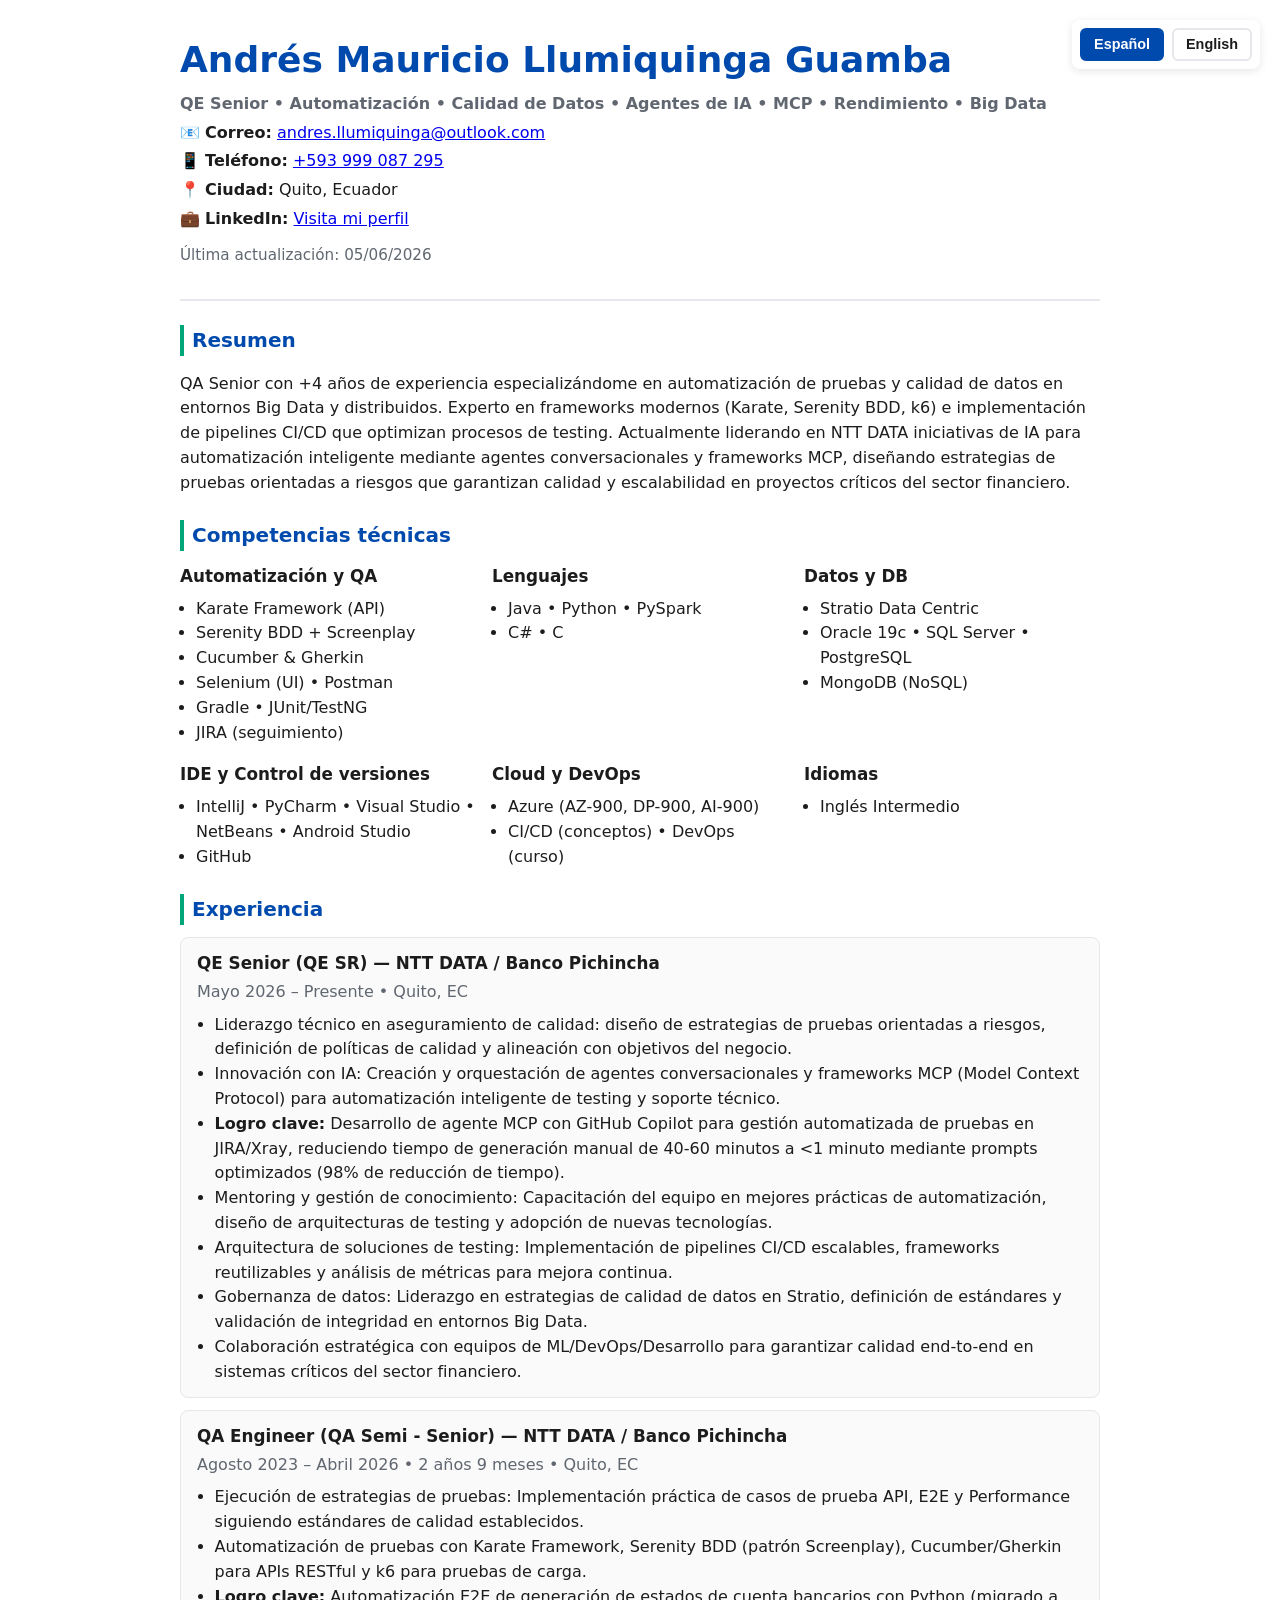
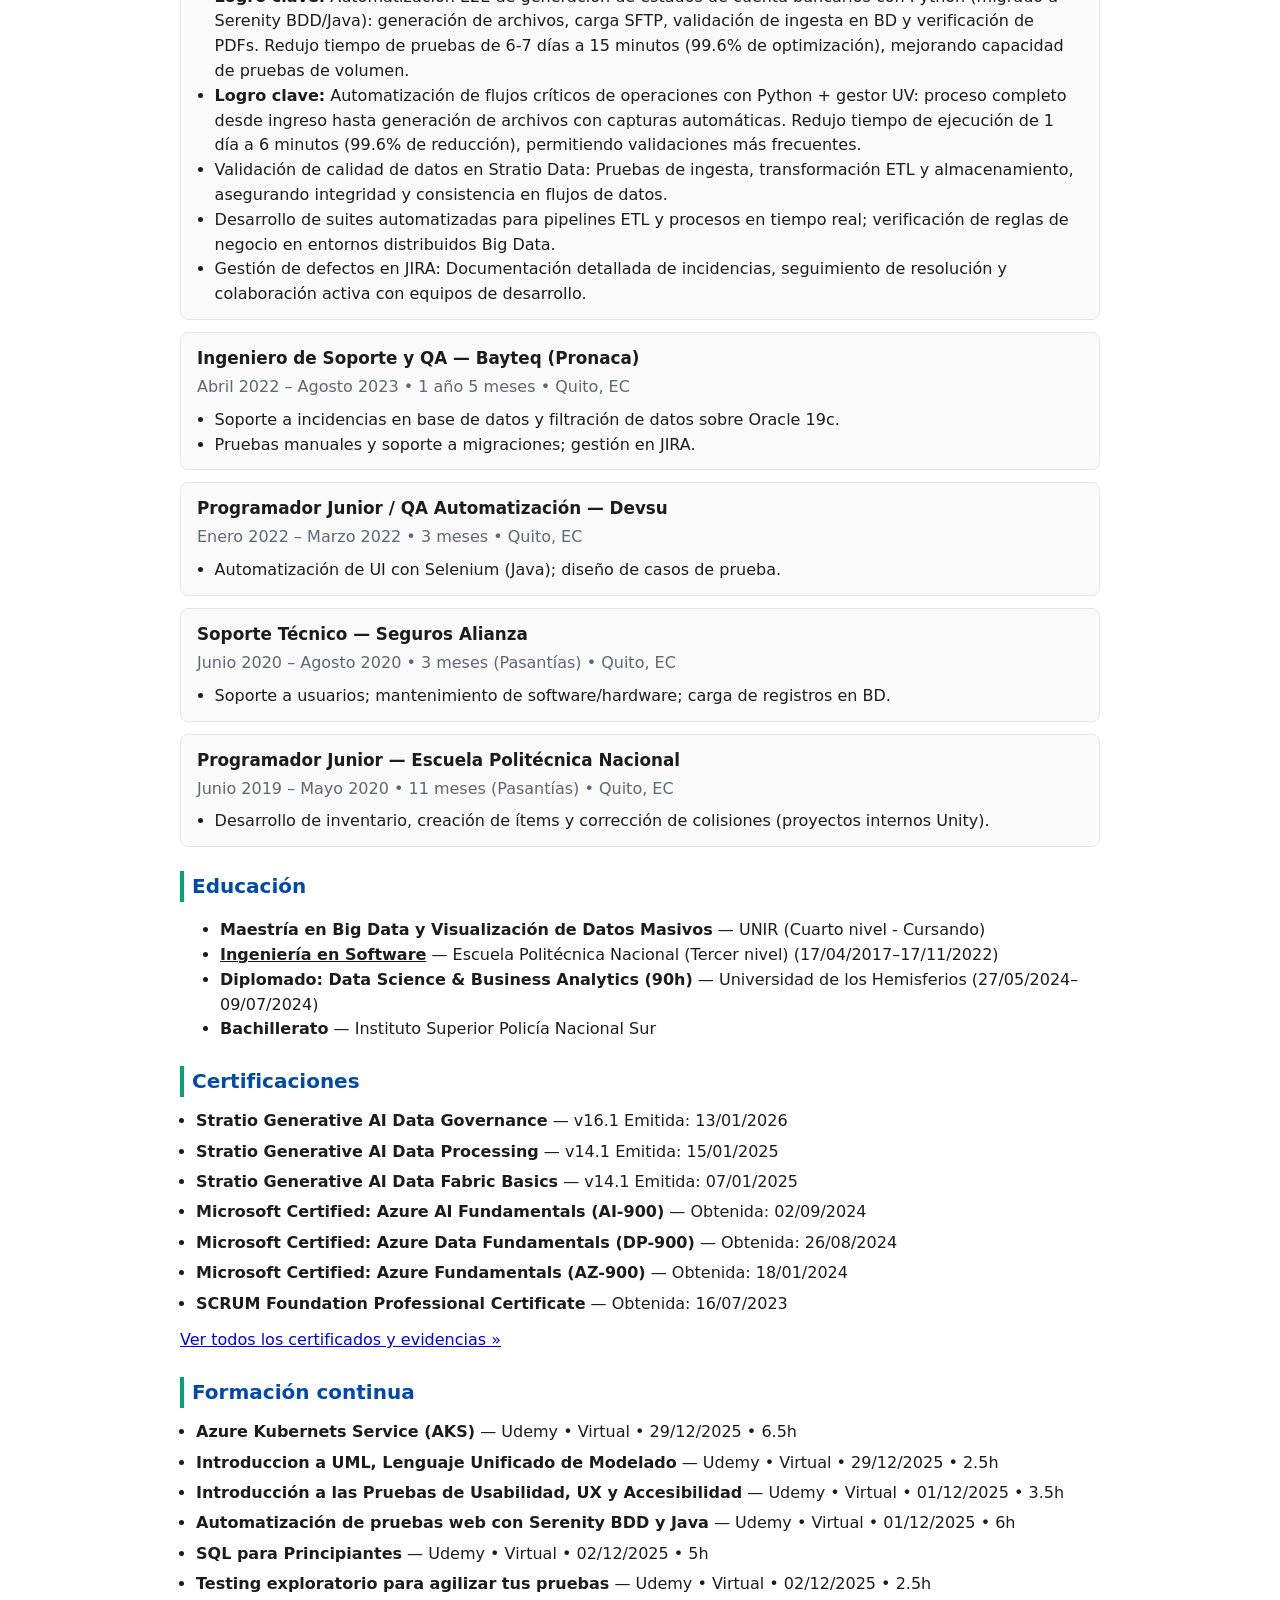
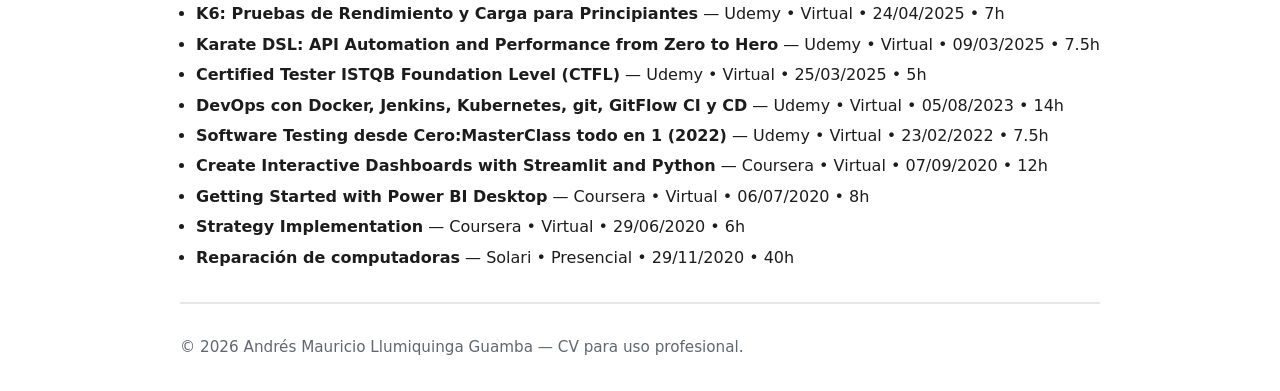
<file: index.html>
<!DOCTYPE html>
<html lang="es">
<head>
  <!-- ====== METADATOS BÁSICOS ====== -->
  <meta charset="utf-8" />
  <meta name="viewport" content="width=device-width, initial-scale=1" />
  <title>CV - Andrés Mauricio Llumiquinga Guamba | QA Senior</title>
  <meta name="description" content="Hoja de vida de QA Senior con foco en automatización, calidad de datos y rendimiento." />

  <!-- ====== HOJA DE ESTILOS ====== -->
    <link rel="stylesheet" href="styles.css">

  <!-- ====== DATOS ESTRUCTURADOS (Opcional) ====== -->
  <script type="application/ld+json">
  {
    "@context": "https://schema.org",
    "@type": "Person",
    "name": "Andrés Mauricio Llumiquinga Guamba",
    "jobTitle": "QE Senior",
    "email": "mailto:andres.llumiquinga@outlook.com",
    "telephone": "+593-999-087-295",
    "address": {
      "@type": "PostalAddress",
      "addressLocality": "Quito",
      "addressCountry": "EC"
    }
  }
  </script>
</head>

<body>
  <!-- ====== SELECTOR DE IDIOMA ====== -->
  <div class="language-switcher">
    <button class="lang-btn active" data-lang="es" aria-label="Cambiar a Español">
      <span data-i18n="lang.spanish">Español</span>
    </button>
    <button class="lang-btn" data-lang="en" aria-label="Switch to English">
      <span data-i18n="lang.english">English</span>
    </button>
  </div>

  <!-- ====== CONTENEDOR PRINCIPAL ====== -->
  <main class="container">
    <!-- ====== CABECERA ====== -->
    <header class="header" role="banner" itemscope itemtype="https://schema.org/Person">
      <div class="identity">
        <!-- CAMBIAR: Nombre completo -->
        <h1 itemprop="name">Andrés Mauricio Llumiquinga Guamba</h1>
        <!-- CAMBIAR: Rol objetivo -->
        <p class="role" data-i18n="header.role">QE Senior • Automatización • Calidad de Datos • Agentes de IA • MCP • Rendimiento • Big Data</p>
      </div>

      <div class="contact" role="contentinfo">
        <!-- CAMBIAR: Datos de contacto cuando sea necesario -->
        <p>📧 <strong data-i18n="header.email">Correo:</strong> <a href="mailto:andres.llumiquinga@outlook.com">andres.llumiquinga@outlook.com</a></p>
        <p>📱 <strong data-i18n="header.phone">Teléfono:</strong> <a href="tel:+593999087295">+593 999 087 295</a></p>
        <p>📍 <strong data-i18n="header.city">Ciudad:</strong> <span data-i18n="header.location">Quito, Ecuador</span></p>
        <p>
          💼 <strong data-i18n="header.linkedin">LinkedIn:</strong>
          <a href="https://www.linkedin.com/in/andr%C3%A9s-llumiquinga-320a70213?utm_source=share&utm_campaign=share_via&utm_content=profile&utm_medium=android_app"
            target="_blank" rel="noopener noreferrer" aria-label="Visita mi perfil en LinkedIn"
            style="display:inline-flex; align-items:center; gap:6currentColor">
              <path d="M20.447 20.452h-3.554v-5.569c0-1.328-.027-3.036-1.852-3.036-1.853 0-2.136 1.446-2.136 2.94v5.665H9.351V9h3.414v1.561h.048c.476-.9 1.637-1.852 3.37-1.852 3.603 0 4.269 2.372 4.269 5.455v6.288zM5.337 7.433a2.062 2.062 0 1 1 0-4.124 2.062 2.062 0 0 1 0 4.124zM6.997 20.452H3.674V9H6.997v11.452zM22.225 0H1.771C.792 0 0 .77 0 1.723v20.554C0 23.23.792 24 1.771 24h20.451C23.2 24 24 23.23 24 22.277V1.723C24 .77 23.2 0 22.225 0z"/>
            </svg>
            <span data-i18n="header.linkedin.text">Visita mi perfil</span>
          </a>
        </p>
        <!-- (Opcional) Agrega LinkedIn/GitHub cuando los tengas -->
        <!--
        <p><strong>GitHub:</strong> https://github.com/tu-usuariogithub.com/tu-usuario</a></p>
        -->

      </div>

      <!-- CAMBIAR: Actualiza la fecha cada vez que edites el CV -->
      <p class="last-update"><span data-i18n="header.lastupdate">Última actualización:</span> <time datetime="2026-06-05">05/06/2026</time></p>
    </header>

    <!-- ====== RESUMEN PROFESIONAL ====== -->
    <section class="section">
      <h2 data-i18n="section.summary">Resumen</h2>
      <p data-i18n="summary.text">
        QA Senior con +4 años de experiencia especializándome en automatización de pruebas y calidad de datos en entornos Big Data y distribuidos. Experto en frameworks modernos (Karate, Serenity BDD, k6) e implementación de pipelines CI/CD que optimizan procesos de testing. Actualmente liderando en NTT DATA iniciativas de IA para automatización inteligente mediante agentes conversacionales y frameworks MCP, diseñando estrategias de pruebas orientadas a riesgos que garantizan calidad y escalabilidad en proyectos críticos del sector financiero.
      </p>
    </section>

    <!-- ====== COMPETENCIAS TÉCNICAS ====== -->
    <section class="section">
      <h2 data-i18n="section.skills">Competencias técnicas</h2>

      <div class="skills-grid">
        <div>
          <h3 data-i18n="skills.automation">Automatización y QA</h3>
          <!-- CAMBIAR/AGREGAR: Herramientas de QA -->
          <ul>
            <li>Karate Framework (API)</li>
            <li>Serenity BDD + Screenplay</li>
            <li>Cucumber &amp; Gherkin</li>
            <li>Selenium (UI) • Postman</li>
            <li>Gradle • JUnit/TestNG</li>
            <li>JIRA (seguimiento)</li>
          </ul>
        </div>

        <div>
          <h3 data-i18n="skills.languages">Lenguajes</h3>
          <ul>
            <li>Java • Python • PySpark</li>
            <li>C# • C</li>
          </ul>
        </div>

        <div>
          <h3 data-i18n="skills.data">Datos y DB</h3>
          <ul>
            <li>Stratio Data Centric</li>
            <li>Oracle 19c • SQL Server • PostgreSQL</li>
            <li>MongoDB (NoSQL)</li>
          </ul>
        </div>

        <div>
          <h3 data-i18n="skills.ide">IDE y Control de versiones</h3>
          <ul>
            <li>IntelliJ • PyCharm • Visual Studio • NetBeans • Android Studio</li>
            <li>GitHub</li>
          </ul>
        </div>

        <div>
          <h3 data-i18n="skills.cloud">Cloud y DevOps</h3>
          <ul>
            <li>Azure (AZ-900, DP-900, AI-900)</li>
            <li>CI/CD (conceptos) • DevOps (curso)</li>
          </ul>
        </div>

        <div>
          <h3 data-i18n="skills.spoken">Idiomas</h3>
          <ul>
            <li data-i18n="skills.english">Inglés Intermedio</li>
          </ul>
        </div>
      </div>
    </section>

    <!-- ====== EXPERIENCIA ====== -->
    <section class="section">
      <h2 data-i18n="section.experience">Experiencia</h2>

      <!-- NTTDATA – Banco Pichincha - QE Senior -->
      <article class="job">
        <header>
          <h3 data-i18n="job1.title">QE Senior (QE SR) — NTT DATA / Banco Pichincha</h3>
          <p class="meta" data-i18n="job1.period">Mayo 2026 – Presente • Quito, EC</p>
        </header>
        <ul>
          <li data-i18n="job1.desc1">Liderazgo técnico en aseguramiento de calidad: diseño de estrategias de pruebas orientadas a riesgos, definición de políticas de calidad y alineación con objetivos del negocio.</li>
          <li data-i18n="job1.desc2">Innovación con IA: Creación y orquestación de agentes conversacionales y frameworks MCP (Model Context Protocol) para automatización inteligente de testing y soporte técnico.</li>
          <li data-i18n="job1.desc2b"><strong>Logro clave:</strong> Desarrollo de agente MCP con GitHub Copilot para gestión automatizada de pruebas en JIRA/Xray, reduciendo tiempo de generación manual de 40-60 minutos a <1 minuto mediante prompts optimizados (98% de reducción de tiempo).</li>
          <li data-i18n="job1.desc3">Mentoring y gestión de conocimiento: Capacitación del equipo en mejores prácticas de automatización, diseño de arquitecturas de testing y adopción de nuevas tecnologías.</li>
          <li data-i18n="job1.desc4">Arquitectura de soluciones de testing: Implementación de pipelines CI/CD escalables, frameworks reutilizables y análisis de métricas para mejora continua.</li>
          <li data-i18n="job1.desc5">Gobernanza de datos: Liderazgo en estrategias de calidad de datos en Stratio, definición de estándares y validación de integridad en entornos Big Data.</li>
          <li data-i18n="job1.desc6">Colaboración estratégica con equipos de ML/DevOps/Desarrollo para garantizar calidad end-to-end en sistemas críticos del sector financiero.</li>
        </ul>
      </article>

      <!-- NTTDATA – Banco Pichincha - QA Engineer -->
      <article class="job">
        <header>
          <h3 data-i18n="job2.title">QA Engineer (QA Semi - Senior) — NTT DATA / Banco Pichincha</h3>
          <p class="meta" data-i18n="job2.period">Agosto 2023 – Abril 2026 • 2 años 9 meses • Quito, EC</p>
        </header>
        <ul>
          <li data-i18n="job2.desc1">Ejecución de estrategias de pruebas: Implementación práctica de casos de prueba API, E2E y Performance siguiendo estándares de calidad establecidos.</li>
          <li data-i18n="job2.desc2">Automatización de pruebas con Karate Framework, Serenity BDD (patrón Screenplay), Cucumber/Gherkin para APIs RESTful y k6 para pruebas de carga.</li>
          <li data-i18n="job2.desc2b"><strong>Logro clave:</strong> Automatización E2E de generación de estados de cuenta bancarios con Python (migrado a Serenity BDD/Java): generación de archivos, carga SFTP, validación de ingesta en BD y verificación de PDFs. Redujo tiempo de pruebas de 6-7 días a 15 minutos (99.6% de optimización), mejorando capacidad de pruebas de volumen.</li>
          <li data-i18n="job2.desc2c"><strong>Logro clave:</strong> Automatización de flujos críticos de operaciones con Python + gestor UV: proceso completo desde ingreso hasta generación de archivos con capturas automáticas. Redujo tiempo de ejecución de 1 día a 6 minutos (99.6% de reducción), permitiendo validaciones más frecuentes.</li>
          <li data-i18n="job2.desc3">Validación de calidad de datos en Stratio Data: Pruebas de ingesta, transformación ETL y almacenamiento, asegurando integridad y consistencia en flujos de datos.</li>
          <li data-i18n="job2.desc4">Desarrollo de suites automatizadas para pipelines ETL y procesos en tiempo real; verificación de reglas de negocio en entornos distribuidos Big Data.</li>
          <li data-i18n="job2.desc5">Gestión de defectos en JIRA: Documentación detallada de incidencias, seguimiento de resolución y colaboración activa con equipos de desarrollo.</li>
        </ul>
      </article>

      <!-- Bayteq -->
      <article class="job">
        <header>
          <h3 data-i18n="job3.title">Ingeniero de Soporte y QA — Bayteq (Pronaca)</h3>
          <p class="meta" data-i18n="job3.period">Abril 2022 – Agosto 2023 • 1 año 5 meses • Quito, EC</p>
        </header>
        <ul>
          <li data-i18n="job3.desc1">Soporte a incidencias en base de datos y filtración de datos sobre Oracle 19c.</li>
          <li data-i18n="job3.desc2">Pruebas manuales y soporte a migraciones; gestión en JIRA.</li>
        </ul>
      </article>

      <!-- Devsu -->
      <article class="job">
        <header>
          <h3 data-i18n="job4.title">Programador Junior / QA Automatización — Devsu</h3>
          <p class="meta" data-i18n="job4.period">Enero 2022 – Marzo 2022 • 3 meses • Quito, EC</p>
        </header>
        <ul>
          <li data-i18n="job4.desc1">Automatización de UI con Selenium (Java); diseño de casos de prueba.</li>
        </ul>
      </article>

      <!-- Seguros Alianza -->
      <article class="job">
        <header>
          <h3 data-i18n="job5.title">Soporte Técnico — Seguros Alianza</h3>
          <p class="meta" data-i18n="job5.period">Junio 2020 – Agosto 2020 • 3 meses (Pasantías) • Quito, EC</p>
        </header>
        <ul>
          <li data-i18n="job5.desc1">Soporte a usuarios; mantenimiento de software/hardware; carga de registros en BD.</li>
        </ul>
      </article>

      <!-- Escuela Politécnica Nacional -->
      <article class="job">
        <header>
          <h3 data-i18n="job6.title">Programador Junior — Escuela Politécnica Nacional</h3>
          <p class="meta" data-i18n="job6.period">Junio 2019 – Mayo 2020 • 11 meses (Pasantías) • Quito, EC</p>
        </header>
        <ul>
          <li data-i18n="job6.desc1">Desarrollo de inventario, creación de ítems y corrección de colisiones (proyectos internos Unity).</li>
        </ul>
      </article>
    </section>

    <!-- ====== EDUCACIÓN ====== -->
    <section class="section">
      <h2 data-i18n="section.education">Educación</h2>
      <ul>
        <li><strong data-i18n="edu1">Maestría en Big Data y Visualización de Datos Masivos</strong> — <span data-i18n="edu1.inst">UNIR (Cuarto nivel - Cursando)</span></li>
        <li><strong><a href="titulo.html" style="color: inherit; text-decoration: underline;" data-i18n="edu2">Ingeniería en Software</a></strong> — <span data-i18n="edu2.inst">Escuela Politécnica Nacional (Tercer nivel)</span> (17/04/2017–17/11/2022)</li>
        <li><strong data-i18n="edu3">Diplomado: Data Science &amp; Business Analytics (90h)</strong> — <span data-i18n="edu3.inst">Universidad de los Hemisferios</span> (27/05/2024–09/07/2024)</li>
        <li><strong data-i18n="edu4">Bachillerato</strong> — <span data-i18n="edu4.inst">Instituto Superior Policía Nacional Sur</span></li>
      </ul>
    </section>

    <!-- ====== CERTIFICACIONES ====== -->
    <section class="section">
      <h2 data-i18n="section.certifications">Certificaciones</h2>
      <ul class="cert-list">
        <!-- CAMBIAR/AGREGAR: Mantenemos fechas exactas -->
        <li><strong data-i18n="cert.list.stratio.governance">Stratio Generative AI Data Governance</strong> — v16.1 <span data-i18n="cert.issued">Emitida:</span> 13/01/2026</li>
        <li><strong data-i18n="cert.list.stratio.processing">Stratio Generative AI Data Processing</strong> — v14.1 <span data-i18n="cert.issued">Emitida:</span> 15/01/2025</li>
        <li><strong data-i18n="cert.list.stratio.fabric">Stratio Generative AI Data Fabric Basics</strong> — v14.1 <span data-i18n="cert.issued">Emitida:</span> 07/01/2025</li>
        <li><strong data-i18n="cert.list.azure.ai900">Microsoft Certified: Azure AI Fundamentals (AI-900)</strong> — <span data-i18n="cert.obtained">Obtenida:</span> 02/09/2024</li>
        <li><strong data-i18n="cert.list.azure.dp900">Microsoft Certified: Azure Data Fundamentals (DP-900)</strong> — <span data-i18n="cert.obtained">Obtenida:</span> 26/08/2024</li>
        <li><strong data-i18n="cert.list.azure.az900">Microsoft Certified: Azure Fundamentals (AZ-900)</strong> — <span data-i18n="cert.obtained">Obtenida:</span> 18/01/2024</li>
        <li><strong data-i18n="cert.list.scrum">SCRUM Foundation Professional Certificate</strong> — <span data-i18n="cert.obtained">Obtenida:</span> 16/07/2023</li>
      </ul>

      <!-- ====== Enlace a la galería de certificados ====== -->
      <p style="margin-top: .75rem">
        <!-- CAMBIAR: Si renombras el archivo certificados.html o lo alojas en otra ruta, actualiza el href -->
        
        <a href="certificados.html" target="_blank" rel="noopener" data-i18n="cert.link">
          Ver todos los certificados y evidencias »
        </a>
      </p>
    </section>

    <!-- ====== FORMACIÓN CONTINUA / CURSOS ====== -->
    <section class="section">
      <h2 data-i18n="section.courses">Formación continua</h2>
      <ul class="courses">
        <li><strong data-i18n="course1">Azure Kubernets Service (AKS)</strong> — Udemy • Virtual • 29/12/2025 • 6.5h</li>
        <li><strong data-i18n="course2">Introduccion a UML, Lenguaje Unificado de Modelado</strong> — Udemy • Virtual • 29/12/2025 • 2.5h</li>
        <li><strong data-i18n="course3">Introducción a las Pruebas de Usabilidad, UX y Accesibilidad</strong> — Udemy • Virtual • 01/12/2025 • 3.5h</li>
        <li><strong data-i18n="course4">Automatización de pruebas web con Serenity BDD y Java</strong> — Udemy • Virtual • 01/12/2025 • 6h</li>
        <li><strong data-i18n="course5">SQL para Principiantes</strong> — Udemy • Virtual • 02/12/2025 • 5h</li>
        <li><strong data-i18n="course6">Testing exploratorio para agilizar tus pruebas</strong> — Udemy • Virtual • 02/12/2025 • 2.5h</li>
        <li><strong data-i18n="course7">K6: Pruebas de Rendimiento y Carga para Principiantes</strong> — Udemy • Virtual • 24/04/2025 • 7h</li>
        <li><strong data-i18n="course8">Karate DSL: API Automation and Performance from Zero to Hero</strong> — Udemy • Virtual • 09/03/2025 • 7.5h</li>
        <li><strong data-i18n="course9">Certified Tester ISTQB Foundation Level (CTFL)</strong> — Udemy • Virtual • 25/03/2025 • 5h</li>
        <li><strong data-i18n="course10">DevOps con Docker, Jenkins, Kubernetes, git, GitFlow CI y CD</strong> — Udemy • Virtual • 05/08/2023 • 14h</li>
        <li><strong data-i18n="course11">Software Testing desde Cero:MasterClass todo en 1 (2022)</strong> — Udemy • Virtual • 23/02/2022 • 7.5h</li>
        <li><strong data-i18n="course12">Create Interactive Dashboards with Streamlit and Python</strong> — Coursera • Virtual • 07/09/2020 • 12h</li>
        <li><strong data-i18n="course13">Getting Started with Power BI Desktop</strong> — Coursera • Virtual • 06/07/2020 • 8h</li>
        <li><strong data-i18n="course14">Strategy Implementation</strong> — Coursera • Virtual • 29/06/2020 • 6h</li>
        <li><strong data-i18n="course15">Reparación de computadoras</strong> — Solari • Presencial • 29/11/2020 • 40h</li>
      </ul>
    </section>

    <!-- ====== PIE DE PÁGINA ====== -->
    <footer class="footer">
      <p>© <span id="year">2026</span> Andrés Mauricio Llumiquinga Guamba — <span data-i18n="footer.text">CV para uso profesional</span>.</p>
    </footer>
  </main>

  <!-- ====== SCRIPTS ====== -->
  <script src="js/i18n.js"></script>
  <script src="js/main.js"></script>
</body>
</html>
</file>
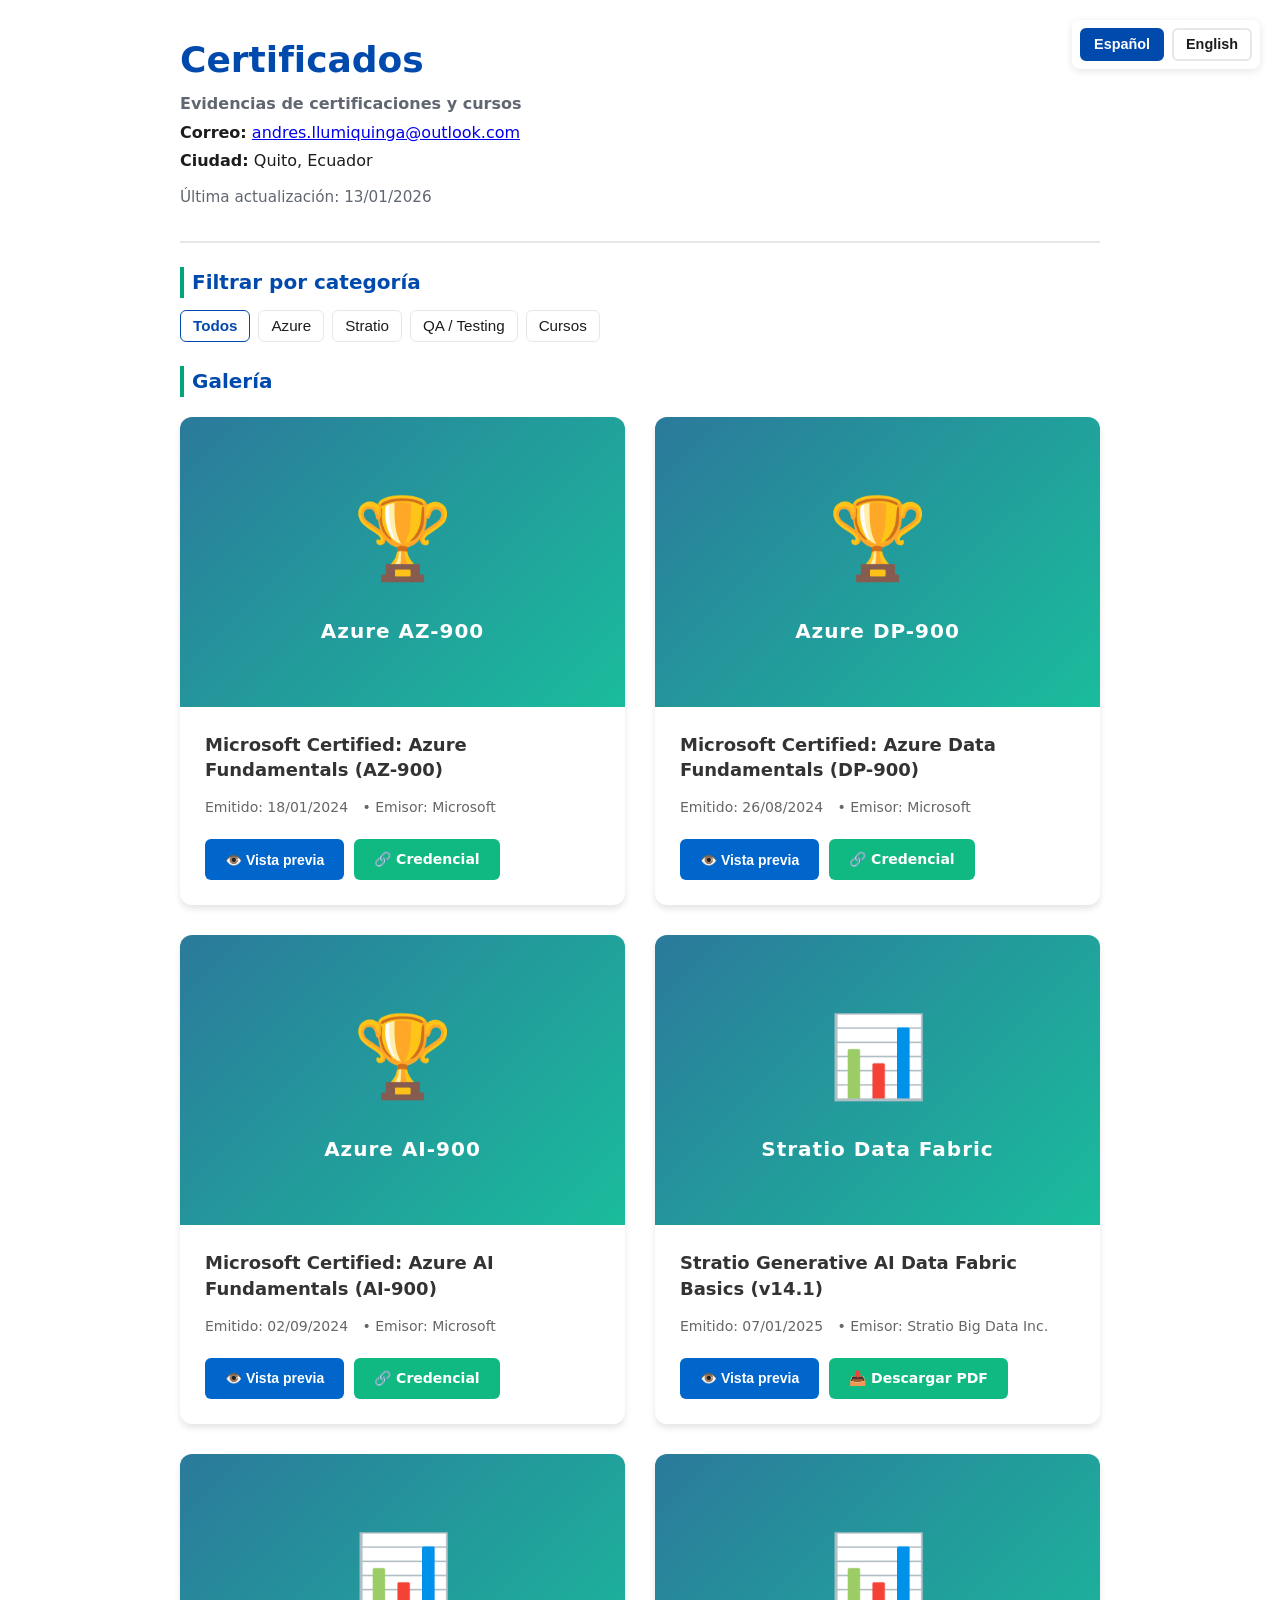
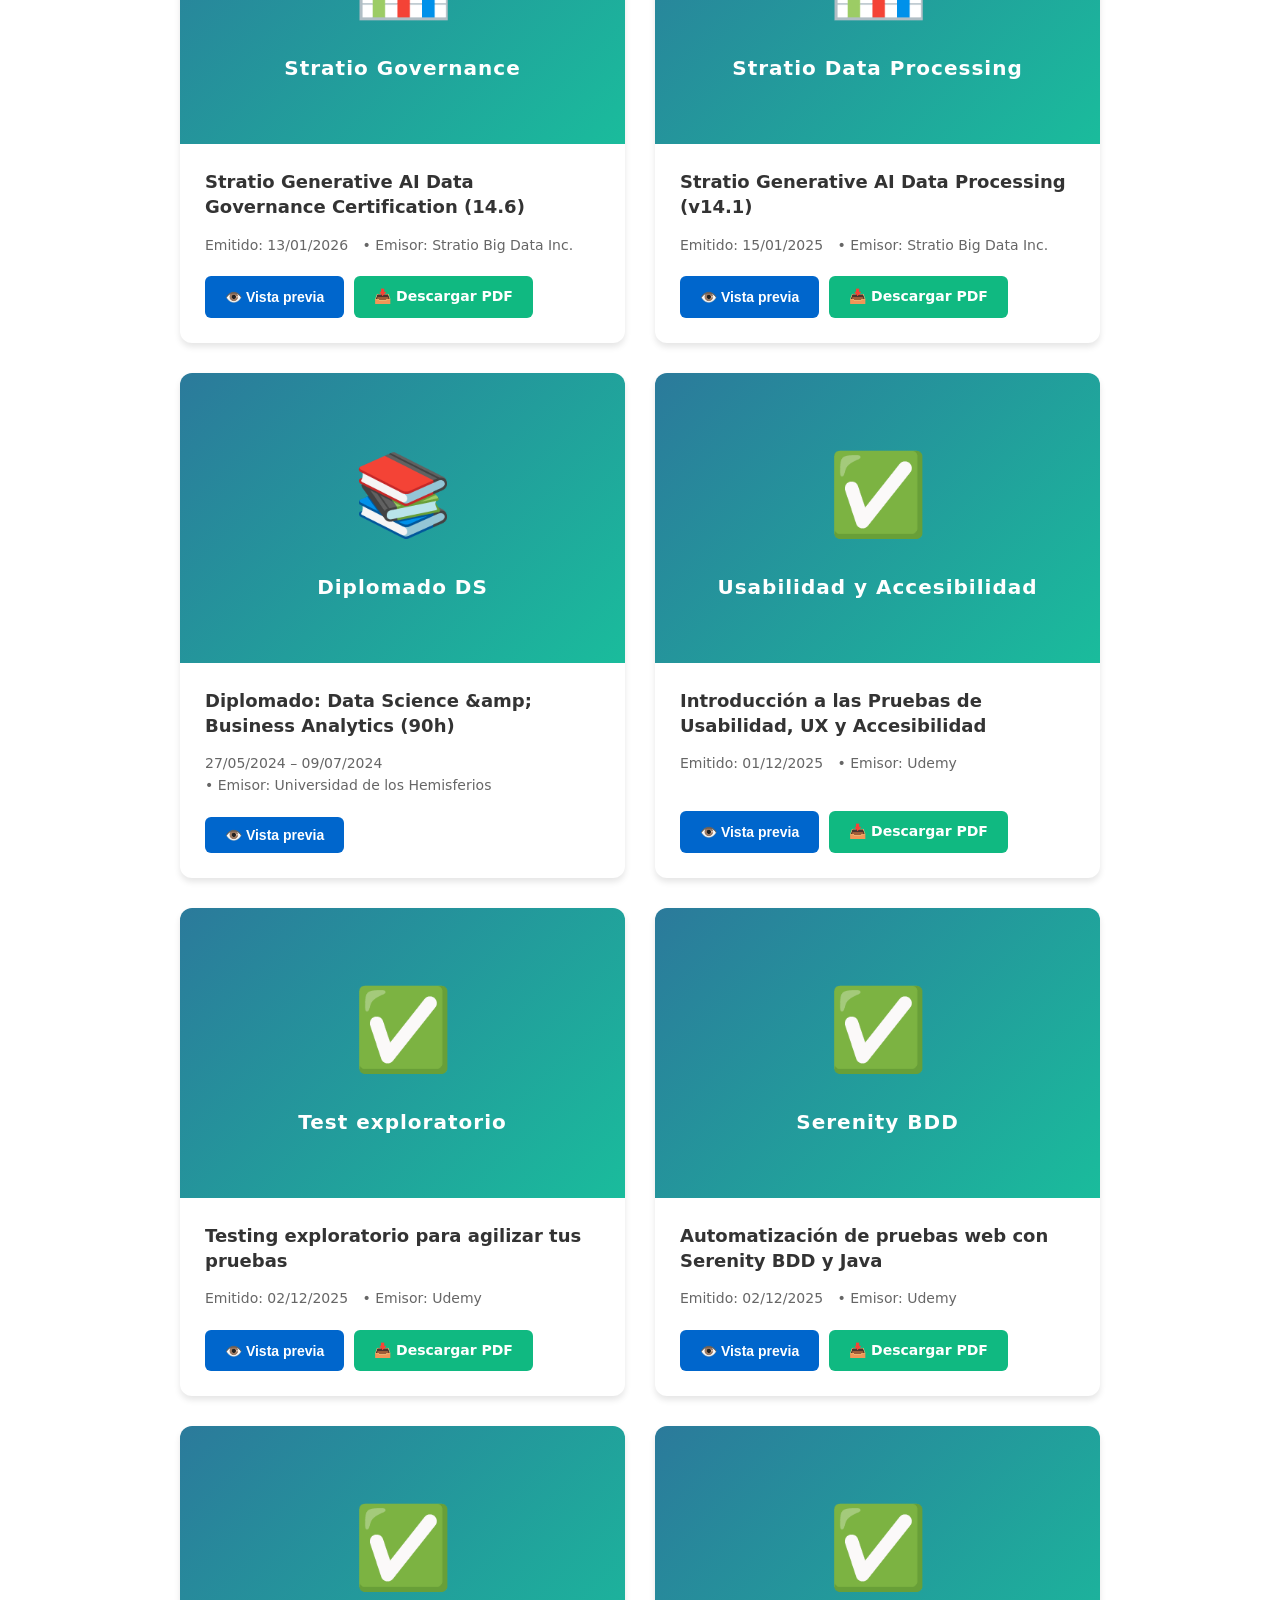
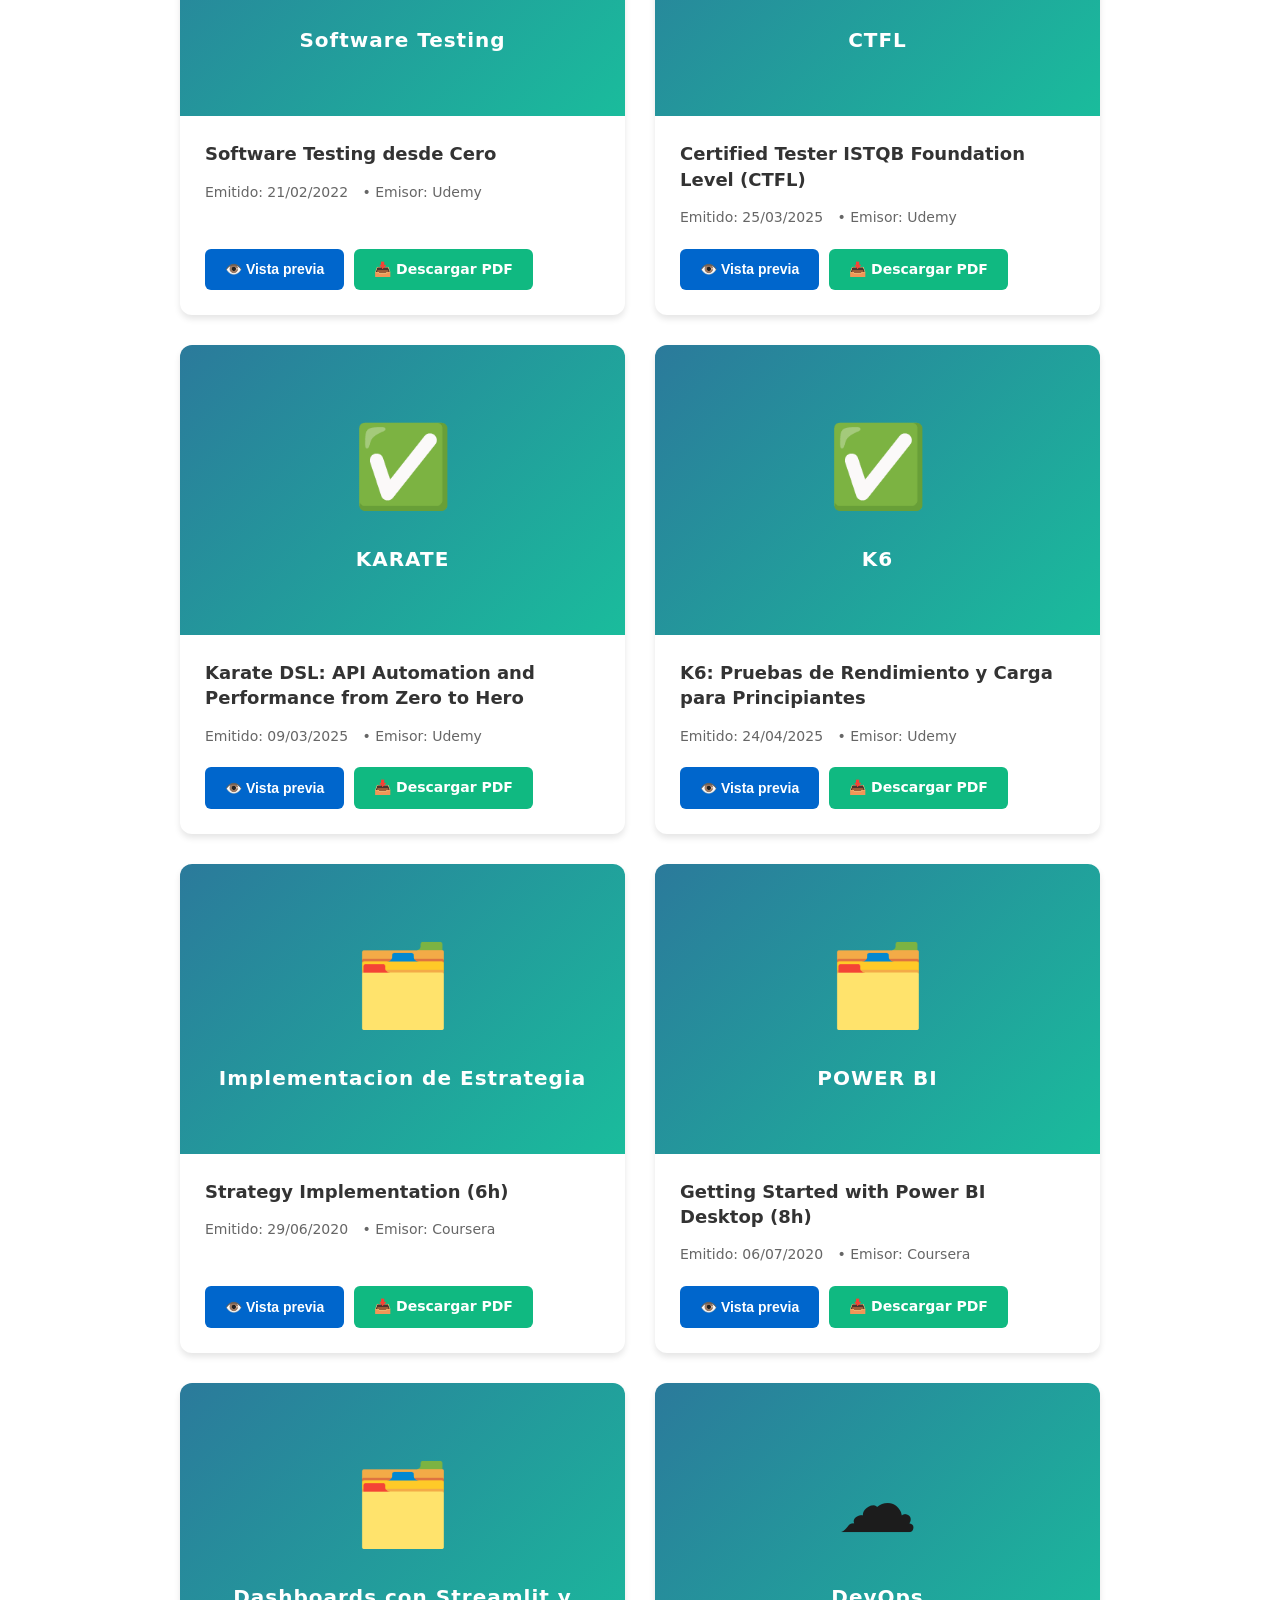
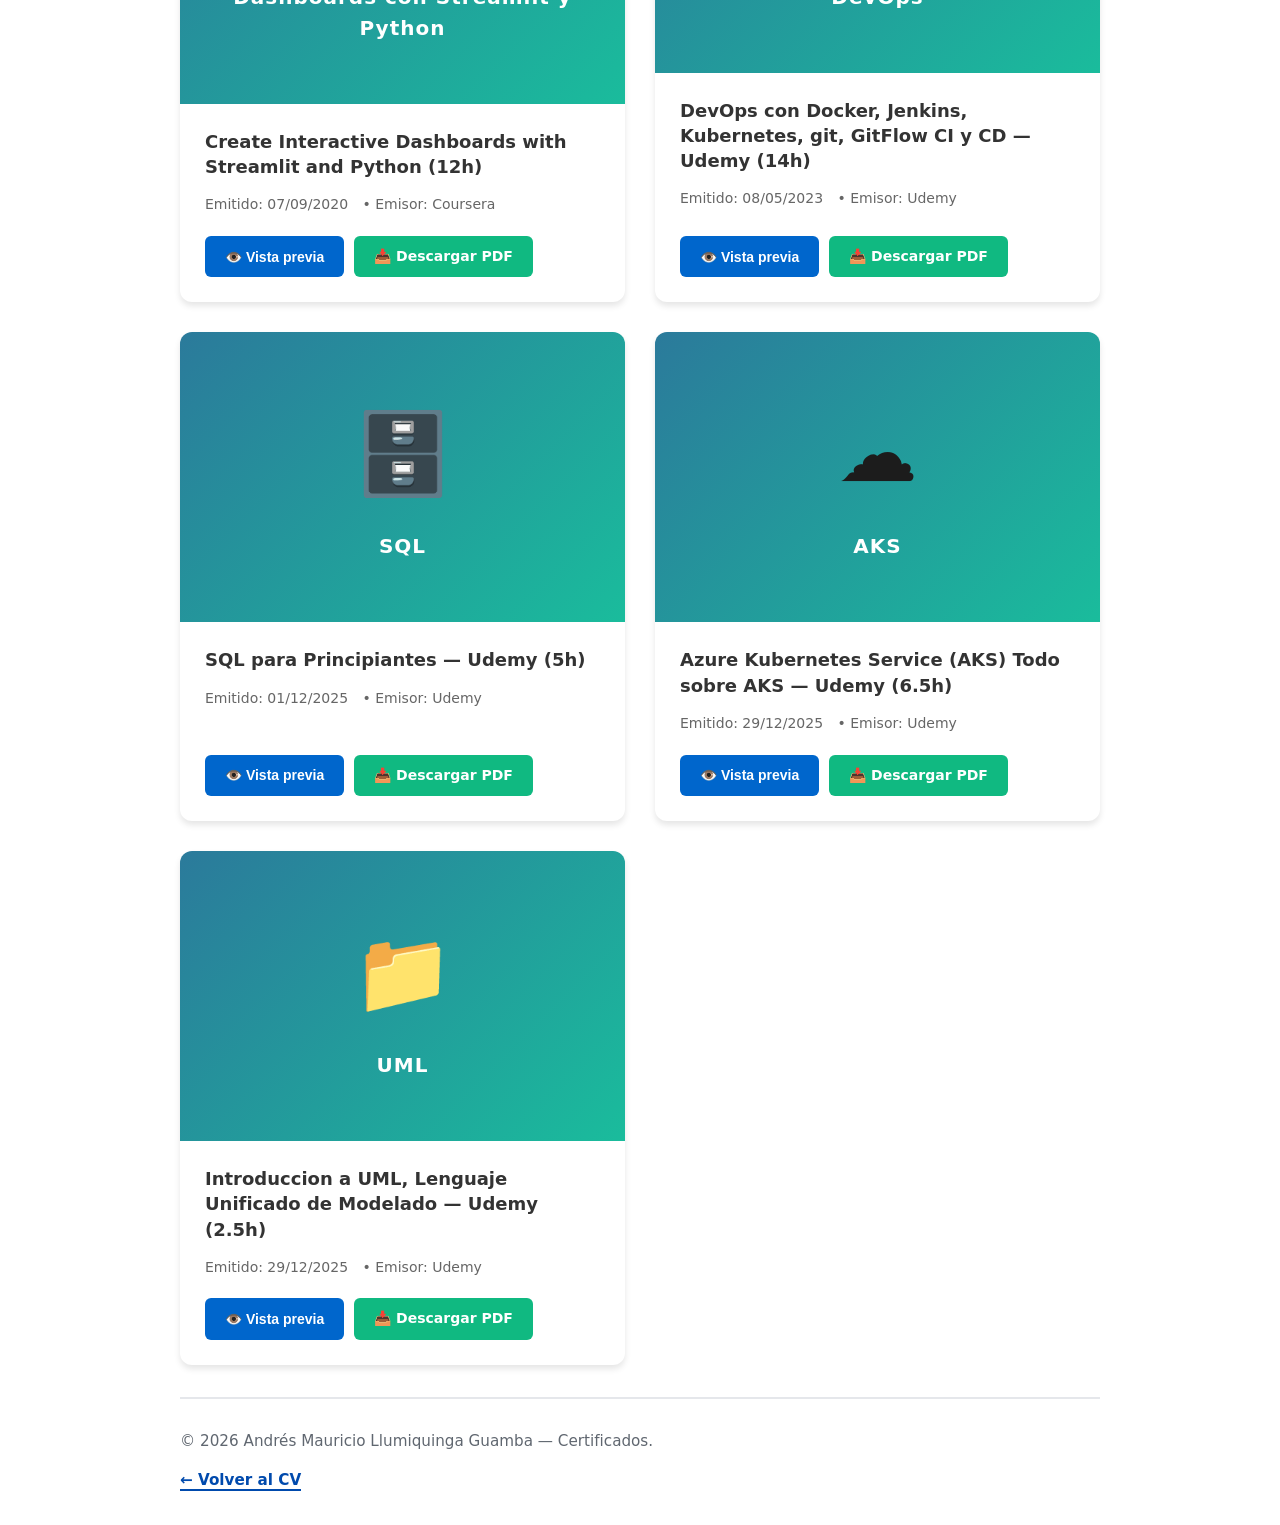
<file: certificados.html>
<!DOCTYPE html>
<html lang="es">

<head>
  <meta charset="utf-8" />
  <meta name="viewport" content="width=device-width,initial-scale=1" />
  <title>Certificados — Andrés Llumiquinga</title>
  <meta name="description" content="Galería de certificados y cursos verificados de Andrés Llumiquinga." />
  <link rel="stylesheet" href="styles.css">

  <!-- (Opcional) Datos estructurados mínimos -->
  <script type="application/ld+json">
  {
    "@context": "https://schema.org",
    "@type": "CollectionPage",
    "name": "Certificados — Andrés Llumiquinga",
    "about": "Certificaciones y cursos completados con enlaces verificables."
  }
  </script>
</head>

<body>
  <!-- ====== SELECTOR DE IDIOMA ====== -->
  <div class="language-switcher">
    <button class="lang-btn active" data-lang="es" aria-label="Cambiar a Español">
      <span data-i18n="lang.spanish">Español</span>
    </button>
    <button class="lang-btn" data-lang="en" aria-label="Switch to English">
      <span data-i18n="lang.english">English</span>
    </button>
  </div>

  <main class="container">
    <header class="header">
      <div class="identity">
        <h1 data-i18n="cert.page.title">Certificados</h1>
        <p class="role" data-i18n="cert.page.subtitle">Evidencias de certificaciones y cursos</p>
      </div>
      <div class="contact">
        <!-- CAMBIAR: Usa los mismos datos de contacto que en tu CV -->
        <p><strong data-i18n="header.email">Correo:</strong> <a href="mailto:andres.llumiquinga@outlook.com">andres.llumiquinga@outlook.com</a></p>
        <p><strong data-i18n="header.city">Ciudad:</strong> <span data-i18n="header.location">Quito, Ecuador</span></p>
      </div>
      <!-- CAMBIAR: Actualiza la fecha cada vez que agregues o edites certificados -->
      <p class="last-update"><span data-i18n="header.lastupdate">Última actualización:</span> <time datetime="2026-01-13">13/01/2026</time></p>
    </header>

    <!-- ====== Filtros (por tipo de certificado) ====== -->
    <section class="section">
      <h2 data-i18n="cert.section.filter">Filtrar por categoría</h2>
      <!-- CAMBIAR: Si agregas nuevos tipos, añade nuevos botones aquí -->
      <div class="filters">
        <button class="filter-btn is-active" data-filter="all" data-i18n="cert.filter.all">Todos</button>
        <button class="filter-btn" data-filter="azure" data-i18n="cert.filter.azure">Azure</button>
        <button class="filter-btn" data-filter="stratio" data-i18n="cert.filter.stratio">Stratio</button>
        <button class="filter-btn" data-filter="qa" data-i18n="cert.filter.qa">QA / Testing</button>
        <button class="filter-btn" data-filter="curso" data-i18n="cert.filter.curso">Cursos</button>
      </div>
    </section>

    <!-- ====== Galería de certificados ====== -->
    <section class="section">
      <h2 data-i18n="cert.section.gallery">Galería</h2>

      <!-- INSTRUCCIONES:
           - Cada certificado es una .card con data-type (azure/stratio/qa/curso).
           - "Ver certificado" apunta a una imagen PNG/JPG o PDF alojado en /certificados/.
           - "Ver credencial" apunta a una URL pública de verificación (si existe).
           - DUPLICA una .card para añadir nuevos certificados y actualiza sus campos.
      -->
      <div class="cert-grid">

        <!-- ====== Azure Fundamentals (AZ-900) ====== -->
        <article class="card" data-type="azure" data-preview="certificados/Azure_Fundamentals.png">
          <div class="card-header">
            <div class="card-icon">🏆</div>
            <div class="card-title">Azure AZ-900</div>
          </div>
          <div class="card-body">
            <h3 class="cert-name" data-i18n="cert.name.azure.az900">Microsoft Certified: Azure Fundamentals (AZ-900)</h3>
            <div class="cert-details">
              <span>Emitido: 18/01/2024</span>
              <span>• Emisor: Microsoft</span>
            </div>
            <div class="card-buttons">
              <button class="btn btn-preview" data-i18n="cert.btn.preview" onclick="openLightbox(0)">👁️ Vista previa</button>
              <a href="https://learn.microsoft.com/api/credentials/share/en-us/AndrsLlumiquinga-0474/CB95FB937F944514?sharingId=1D62080FF6265234" class="btn btn-credential" data-i18n="cert.btn.credential" target="_blank">🔗 Credencial</a>
            </div>
          </div>
        </article>

        <!-- ====== Azure Data Fundamentals (DP-900) ====== -->
        <article class="card" data-type="azure" data-preview="certificados/Azure_Data_Fundamentals.png">
          <div class="card-header">
            <div class="card-icon">🏆</div>
            <div class="card-title">Azure DP-900</div>
          </div>
          <div class="card-body">
            <h3 class="cert-name" data-i18n="cert.name.azure.dp900">Microsoft Certified: Azure Data Fundamentals (DP-900)</h3>
            <div class="cert-details">
              <span>Emitido: 26/08/2024</span>
              <span>• Emisor: Microsoft</span>
            </div>
            <div class="card-buttons">
              <button class="btn btn-preview" data-i18n="cert.btn.preview" onclick="openLightbox(1)">👁️ Vista previa</button>
              <a href="https://learn.microsoft.com/api/credentials/share/en-us/AndrsLlumiquinga-0474/4CFB6219420DA945?sharingId=1D62080FF6265234" class="btn btn-credential" data-i18n="cert.btn.credential" target="_blank">🔗 Credencial</a>
            </div>
          </div>
        </article>

        <!-- ====== Azure AI Fundamentals (AI-900) ====== -->
        <article class="card" data-type="azure" data-preview="certificados/Azure_AI_Fundamentals.png">
          <div class="card-header">
            <div class="card-icon">🏆</div>
            <div class="card-title">Azure AI-900</div>
          </div>
          <div class="card-body">
            <h3 class="cert-name" data-i18n="cert.name.azure.ai900">Microsoft Certified: Azure AI Fundamentals (AI-900)</h3>
            <div class="cert-details">
              <span>Emitido: 02/09/2024</span>
              <span>• Emisor: Microsoft</span>
            </div>
            <div class="card-buttons">
              <button class="btn btn-preview" data-i18n="cert.btn.preview" onclick="openLightbox(2)">👁️ Vista previa</button>
              <a href="https://learn.microsoft.com/api/credentials/share/en-us/AndrsLlumiquinga-0474/6985F5F9E662E375?sharingId=1D62080FF6265234" class="btn btn-credential" data-i18n="cert.btn.credential" target="_blank">🔗 Credencial</a>
            </div>
          </div>
        </article>

        <!-- ====== Stratio Data Fabric Basics v14.1 ====== -->
        <article class="card" data-type="stratio" data-preview="certificados/Data_Fabric_Basics.png">
          <div class="card-header">
            <div class="card-icon">📊</div>
            <div class="card-title">Stratio Data Fabric</div>
          </div>
          <div class="card-body">
            <h3 class="cert-name" data-i18n="cert.name.stratio.fabric">Stratio Generative AI Data Fabric Basics (v14.1)</h3>
            <div class="cert-details">
              <span>Emitido: 07/01/2025</span>
              <span>• Emisor: Stratio Big Data Inc.</span>
            </div>
            <div class="card-buttons">
              <button class="btn btn-preview" data-i18n="cert.btn.preview" onclick="openLightbox(3)">👁️ Vista previa</button>
              <a href="certificados/Data_Fabric_Basics.pdf" class="btn btn-credential" data-i18n="cert.btn.download" download="Stratio_Data_Fabric_Basics_Certificate.pdf">📥 Descargar PDF</a>
            </div>
          </div>
        </article>

        <!-- ====== Stratio Data Governance v16.1 ====== -->
        <article class="card" data-type="stratio" data-preview="certificados/Ejemplo_governance.png">
          <div class="card-header">
            <div class="card-icon">📊</div>
            <div class="card-title">Stratio Governance</div>
          </div>
          <div class="card-body">
            <h3 class="cert-name" data-i18n="cert.name.stratio.governance">Stratio Generative AI Data Governance Certification (14.6)</h3>
            <div class="cert-details">
              <span>Emitido: 13/01/2026</span>
              <span>• Emisor: Stratio Big Data Inc.</span>
            </div>
            <div class="card-buttons">
              <button class="btn btn-preview" data-i18n="cert.btn.preview" onclick="openLightbox(4)">👁️ Vista previa</button>
              <a href="certificados/Governance_allumiqu_stratio.pdf" class="btn btn-credential" data-i18n="cert.btn.download" download="Stratio_Governance_Certificate.pdf">📥 Descargar PDF</a>
            </div>
          </div>
        </article>

        <!-- ====== Stratio Data Processing v14.1 ====== -->
        <article class="card" data-type="stratio" data-preview="certificados/DATA_PROCESING.png">
          <div class="card-header">
            <div class="card-icon">📊</div>
            <div class="card-title">Stratio Data Processing</div>
          </div>
          <div class="card-body">
            <h3 class="cert-name" data-i18n="cert.name.stratio.processing">Stratio Generative AI Data Processing (v14.1)</h3>
            <div class="cert-details">
              <span>Emitido: 15/01/2025</span>
              <span>• Emisor: Stratio Big Data Inc.</span>
            </div>
            <div class="card-buttons">
              <button class="btn btn-preview" data-i18n="cert.btn.preview" onclick="openLightbox(5)">👁️ Vista previa</button>
              <a href="certificados/DATA_PROCESING.pdf" class="btn btn-credential" data-i18n="cert.btn.download" download="Stratio_Data_Processing_Certificate.pdf">📥 Descargar PDF</a>
            </div>
          </div>
        </article>

        <!-- ====== Diplomado U. Hemisferios ====== -->
        <article class="card" data-type="curso" data-preview="certificados/Diplomado_Hemisferios.png">
          <div class="card-header">
            <div class="card-icon">📚</div>
            <div class="card-title">Diplomado DS</div>
          </div>
          <div class="card-body">
            <h3 class="cert-name" data-i18n="cert.name.diplomado">Diplomado: Data Science &amp; Business Analytics (90h)</h3>
            <div class="cert-details">
              <span>27/05/2024 – 09/07/2024</span>
              <span>• Emisor: Universidad de los Hemisferios</span>
            </div>
            <div class="card-buttons">
              <button class="btn btn-preview" data-i18n="cert.btn.preview" onclick="openLightbox(6)">👁️ Vista previa</button>
            </div>
          </div>
        </article>

        <!-- ====== CTFL / QA ====== -->
        <article class="card" data-type="qa" data-preview="certificados/UsabilidadAccesibilidad.png">
          <div class="card-header">
            <div class="card-icon">✅</div>
            <div class="card-title">Usabilidad y Accesibilidad</div>
          </div>
          <div class="card-body">
            <h3 class="cert-name" data-i18n="cert.fullname.usability">Introducción a las Pruebas de Usabilidad, UX y Accesibilidad</h3>
            <div class="cert-details">
              <span>Emitido: 01/12/2025</span>
              <span>• Emisor: Udemy</span>
            </div>
            <div class="card-buttons">
              <button class="btn btn-preview" data-i18n="cert.btn.preview" onclick="openLightbox(7)">👁️ Vista previa</button>
              <a href="certificados/UsabilidadAccesibilidad.pdf" class="btn btn-credential" data-i18n="cert.btn.download" download="Usabilidad_Accesibilidad_Certificate.pdf">📥 Descargar PDF</a>
            </div>
          </div>
        </article>

        <article class="card" data-type="qa" data-preview="certificados/TestingExploratorio.png">
          <div class="card-header">
            <div class="card-icon">✅</div>
            <div class="card-title">Test exploratorio</div>
          </div>
          <div class="card-body">
            <h3 class="cert-name" data-i18n="cert.fullname.exploratory">Testing exploratorio para agilizar tus pruebas</h3>
            <div class="cert-details">
              <span>Emitido: 02/12/2025</span>
              <span>• Emisor: Udemy</span>
            </div>
            <div class="card-buttons">
              <button class="btn btn-preview" data-i18n="cert.btn.preview" onclick="openLightbox(9)">👁️ Vista previa</button>
              <a href="certificados/TestingExploratorio.pdf" class="btn btn-credential" data-i18n="cert.btn.download" download="Testing_Exploratorio_Certificate.pdf">📥 Descargar PDF</a>
            </div>
          </div>
        </article>

        <article class="card" data-type="qa" data-preview="certificados/AutomatizacionserenityBdd.png">
          <div class="card-header">
            <div class="card-icon">✅</div>
            <div class="card-title">Serenity BDD</div>
          </div>
          <div class="card-body">
            <h3 class="cert-name" data-i18n="cert.fullname.serenity">Automatización de pruebas web con Serenity BDD y Java</h3>
            <div class="cert-details">
              <span>Emitido: 02/12/2025</span>
              <span>• Emisor: Udemy</span>
            </div>
            <div class="card-buttons">
              <button class="btn btn-preview" data-i18n="cert.btn.preview" onclick="openLightbox(10)">👁️ Vista previa</button>
              <a href="certificados/AutomatizacionserenityBdd.pdf" class="btn btn-credential" data-i18n="cert.btn.download" download="Automatizacion_Serenity_BDD_Certificate.pdf">📥 Descargar PDF</a>
            </div>
          </div>
        </article>

        <article class="card" data-type="qa" data-preview="certificados/Software_Testing_Cero.png">
          <div class="card-header">
            <div class="card-icon">✅</div>
            <div class="card-title">Software Testing</div>
          </div>
          <div class="card-body">
            <h3 class="cert-name" data-i18n="cert.fullname.softtesting">Software Testing desde Cero</h3>
            <div class="cert-details">
              <span>Emitido: 21/02/2022</span>
              <span>• Emisor: Udemy</span>
            </div>
            <div class="card-buttons">
              <button class="btn btn-preview" data-i18n="cert.btn.preview" onclick="openLightbox(11)">👁️ Vista previa</button>
              <a href="certificados/Software_Testing_Cero.pdf" class="btn btn-credential" data-i18n="cert.btn.download" download="Software_Testing_Desde_Cero_Certificate.pdf">📥 Descargar PDF</a>
            </div>
          </div>
        </article>
        <!-- ====== Curso: Certified Tester ISTQB Foundation Level (CTFL) 16 (Udemy) ====== -->
        <article class="card" data-type="qa" data-preview="certificados/istqb.png">
          <div class="card-header">
            <div class="card-icon">✅</div>
            <div class="card-title">CTFL</div>
          </div>
          <div class="card-body">
            <h3 class="cert-name" data-i18n="cert.fullname.ctfl">Certified Tester ISTQB Foundation Level (CTFL)</h3>
            <div class="cert-details">
              <span>Emitido: 25/03/2025</span>
              <span>• Emisor: Udemy</span>
            </div>
            <div class="card-buttons">
              <button class="btn btn-preview" data-i18n="cert.btn.preview" onclick="openLightbox(16)">👁️ Vista previa</button>
              <a href="certificados/istqb.pdf" class="btn btn-credential" data-i18n="cert.btn.download" download="Certified_Tester_ISTQB_Foundation_Level_Certificate.pdf">📥 Descargar PDF</a>
            </div>
          </div>
        </article>

        <!-- ====== Curso: KARATE 17 (Udemy) ====== -->
        <article class="card" data-type="qa" data-preview="certificados/karate.png">
          <div class="card-header">
            <div class="card-icon">✅</div>
            <div class="card-title">KARATE</div>
          </div>
          <div class="card-body">
            <h3 class="cert-name" data-i18n="cert.fullname.karate">Karate DSL: API Automation and Performance from Zero to Hero</h3>
            <div class="cert-details">
              <span>Emitido: 09/03/2025</span>
              <span>• Emisor: Udemy</span>
            </div>
            <div class="card-buttons">
              <button class="btn btn-preview" data-i18n="cert.btn.preview" onclick="openLightbox(17)">👁️ Vista previa</button>
              <a href="certificados/karate.pdf" class="btn btn-credential" data-i18n="cert.btn.download" download="Karate_DSL_API_Automation_and_Performance_Certificate.pdf">📥 Descargar PDF</a>
            </div>
          </div>
        </article>

        <!-- ====== Curso: K& 18 (Udemy) ====== -->
        <article class="card" data-type="qa" data-preview="certificados/k6.png">
          <div class="card-header">
            <div class="card-icon">✅</div>
            <div class="card-title">K6</div>
          </div>
          <div class="card-body">
            <h3 class="cert-name" data-i18n="cert.fullname.k6">K6: Pruebas de Rendimiento y Carga para Principiantes</h3>
            <div class="cert-details">
              <span>Emitido: 24/04/2025</span>
              <span>• Emisor: Udemy</span>
            </div>
            <div class="card-buttons">
              <button class="btn btn-preview" data-i18n="cert.btn.preview" onclick="openLightbox(18)">👁️ Vista previa</button>
              <a href="certificados/k6.pdf" class="btn btn-credential" data-i18n="cert.btn.download" download="K6_Performance_and_Load_Testing_Certificate.pdf">📥 Descargar PDF</a>
            </div>
          </div>
        </article>

        <!-- ====== Curso: Strategy Implementation (Coursera) ====== -->
        <article class="card" data-type="curso" data-preview="certificados/StrategyImplementation.png">
          <div class="card-header">
            <div class="card-icon">🗂️</div>
            <div class="card-title">Implementacion de Estrategia</div>
          </div>
          <div class="card-body">
            <h3 class="cert-name" data-i18n="cert.fullname.strategy">Strategy Implementation (6h)</h3>
            <div class="cert-details">
              <span>Emitido: 29/06/2020</span>
              <span>• Emisor: Coursera</span>
            </div>
            <div class="card-buttons">
              <button class="btn btn-preview" data-i18n="cert.btn.preview" onclick="openLightbox(8)">👁️ Vista previa</button>
              <a href="certificados/StrategyImplementation.pdf" class="btn btn-credential" data-i18n="cert.btn.download" download="Strategy_Implementation_Certificate.pdf">📥 Descargar PDF</a>
            </div>
          </div>
        </article>

        <!-- ====== Curso: Getting Started with Power BI Desktop (Coursera) 19====== -->
        <article class="card" data-type="curso" data-preview="certificados/PowerBI.png">
          <div class="card-header">
            <div class="card-icon">🗂️</div>
            <div class="card-title">POWER BI</div>
          </div>
          <div class="card-body">
            <h3 class="cert-name" data-i18n="cert.fullname.powerbi">Getting Started with Power BI Desktop (8h)</h3>
            <div class="cert-details">
              <span>Emitido: 06/07/2020</span>
              <span>• Emisor: Coursera</span>
            </div>
            <div class="card-buttons">
              <button class="btn btn-preview" data-i18n="cert.btn.preview" onclick="openLightbox(19)">👁️ Vista previa</button>
              <a href="certificados/PowerBI.pdf" class="btn btn-credential" data-i18n="cert.btn.download" download="PowerBI_Certificate.pdf">📥 Descargar PDF</a>
            </div>
          </div>
        </article>

        <!-- ====== Curso: Create Interactive Dashboards with Streamlit and Python (Coursera) 20====== -->
        <article class="card" data-type="curso" data-preview="certificados/StreamlitPython.png">
          <div class="card-header">
            <div class="card-icon">🗂️</div>
            <div class="card-title">Dashboards con Streamlit y Python</div>
          </div>
          <div class="card-body">
            <h3 class="cert-name" data-i18n="cert.fullname.streamlit">Create Interactive Dashboards with Streamlit and Python (12h)</h3>
            <div class="cert-details">
              <span>Emitido: 07/09/2020</span>
              <span>• Emisor: Coursera</span>
            </div>
            <div class="card-buttons">
              <button class="btn btn-preview" data-i18n="cert.btn.preview" onclick="openLightbox(20)">👁️ Vista previa</button>
              <a href="certificados/StreamlitPython.pdf" class="btn btn-credential" data-i18n="cert.btn.download" download="Streamlit_Python_Certificate.pdf">📥 Descargar PDF</a>
            </div>
          </div>
        </article>

        <!-- ====== Curso: DEVOPS (Udemy) ====== -->
        <article class="card" data-type="curso" data-preview="certificados/DevOps.png">
          <div class="card-header">
            <div class="card-icon">☁️</div>
            <div class="card-title">DevOps</div>
          </div>
          <div class="card-body">
            <h3 class="cert-name" data-i18n="cert.fullname.devops">DevOps con Docker, Jenkins, Kubernetes, git, GitFlow CI y CD — Udemy (14h)</h3>
            <div class="cert-details">
              <span>Emitido: 08/05/2023</span>
              <span>• Emisor: Udemy</span>
            </div>
            <div class="card-buttons">
              <button class="btn btn-preview" data-i18n="cert.btn.preview" onclick="openLightbox(12)">👁️ Vista previa</button>
              <a href="certificados/DEVOPS.pdf" class="btn btn-credential" data-i18n="cert.btn.download" download="DEVOPS.pdf">📥 Descargar PDF</a>
            </div>
          </div>
        </article>

        <!-- ====== Curso: SQL Principiantes (Udemy) ====== -->
        <article class="card" data-type="curso" data-preview="certificados/SQLBeginner.png">
          <div class="card-header">
            <div class="card-icon">🗄️</div>
            <div class="card-title">SQL</div>
          </div>
          <div class="card-body">
            <h3 class="cert-name" data-i18n="cert.fullname.sql">SQL para Principiantes — Udemy (5h)</h3>
            <div class="cert-details">
              <span>Emitido: 01/12/2025</span>
              <span>• Emisor: Udemy</span>
            </div>
            <div class="card-buttons">
              <button class="btn btn-preview" data-i18n="cert.btn.preview" onclick="openLightbox(13)">👁️ Vista previa</button>
              <a href="certificados/SQLBeginner.pdf" class="btn btn-credential" data-i18n="cert.btn.download" download="SQL_Principiantes.pdf">📥 Descargar PDF</a>
            </div>
          </div>
        </article>

        <!-- ====== Curso: AKS (Udemy) ====== -->
        <article class="card" data-type="curso" data-preview="certificados/AKS.png">
          <div class="card-header">
            <div class="card-icon">☁️</div>
            <div class="card-title">AKS</div>
          </div>
          <div class="card-body">
            <h3 class="cert-name" data-i18n="cert.fullname.aks">Azure Kubernetes Service (AKS) Todo sobre AKS — Udemy (6.5h)</h3>
            <div class="cert-details">
              <span>Emitido: 29/12/2025</span>
              <span>• Emisor: Udemy</span>
            </div>
            <div class="card-buttons">
              <button class="btn btn-preview" data-i18n="cert.btn.preview" onclick="openLightbox(14)">👁️ Vista previa</button>
              <a href="certificados/AKS.pdf" class="btn btn-credential" data-i18n="cert.btn.download" download="AKS.pdf">📥 Descargar PDF</a>
            </div>
          </div>
        </article>

        <!-- ====== Curso: UML (Udemy) ====== -->
        <article class="card" data-type="curso" data-preview="certificados/UML.png">
          <div class="card-header">
            <div class="card-icon">📁</div>
            <div class="card-title">UML</div>
          </div>
          <div class="card-body">
            <h3 class="cert-name" data-i18n="cert.fullname.uml">Introduccion a UML, Lenguaje Unificado de Modelado — Udemy (2.5h)</h3>
            <div class="cert-details">
              <span>Emitido: 29/12/2025</span>
              <span>• Emisor: Udemy</span>
            </div>
            <div class="card-buttons">
              <button class="btn btn-preview" data-i18n="cert.btn.preview" onclick="openLightbox(15)">👁️ Vista previa</button>
              <a href="certificados/UML.pdf" class="btn btn-credential" data-i18n="cert.btn.download" download="UML.pdf">📥 Descargar PDF</a>
            </div>
          </div>
        </article>


      </div> <!-- /.cert-grid -->
    </section>

    <footer class="footer">
      <p>© <span id="year">2025</span> Andrés Mauricio Llumiquinga Guamba — <span data-i18n="cert.footer.title">Certificados</span>.</p>
      <p><a href="index.html" class="btn-link" data-i18n="cert.footer.back">← Volver al CV</a></p>
    </footer>
  </main>

  <!-- ====== MODAL LIGHTBOX ====== -->
  <div id="lightbox" class="lightbox" onclick="closeLightbox()">
    <span class="close-btn" onclick="closeLightbox()">&times;</span>
    <span class="prev-btn" onclick="changeImage(-1); event.stopPropagation();">&#10094;</span>
    <span class="next-btn" onclick="changeImage(1); event.stopPropagation();">&#10095;</span>
      <div class="lightbox-content" onclick="event.stopPropagation();">
      <div id="lightbox-media" class="lightbox-media" aria-live="polite"></div>
      <div class="lightbox-caption">
        <h3 id="lightbox-title"></h3>
        <p id="lightbox-meta"></p>
      </div>
    </div>
  </div>

  <!-- ====== SCRIPTS ====== -->
  <script src="js/i18n.js"></script>
  <script src="js/certificados.js"></script>
</body>

</html>
</file>
<file: styles.css>
/* ====== VARIABLES DE TEMA ====== */
/* CAMBIAR: Colores de marca aquí y se aplican en todo el CV */
:root {
  --bg: #ffffff;
  --text: #1c1c1c;
  --muted: #606770;
  --primary: #004aad;    /* Azul profesional */
  --accent: #00a57a;     /* Verde para detalles */
  --border: #e5e7eb;
}

/* ====== RESET LIGERO ====== */
* { box-sizing: border-box; }
html, body { margin: 0; padding: 0; }
body {
  font-family: system-ui, -apple-system, Segoe UI, Roboto, Arial, sans-serif;
  background: var(--bg);
  color: var(--text);
  line-height: 1.55;
}

/* ====== CONTENEDOR ====== */
.container {
  max-width: 960px;             /* Escalable para lectura */
  margin: 2rem auto;
  padding: 0 1.25rem;
}

/* ====== CABECERA ====== */
.header {
  border-bottom: 2px solid var(--border);
  padding-bottom: 1rem;
  margin-bottom: 1.5rem;
}
.header .identity h1 {
  font-size: clamp(1.75rem, 3vw, 2.25rem);
  margin: 0 0 .25rem 0;
  color: var(--primary);
}
.header .role {
  margin: 0;
  color: var(--muted);
  font-weight: 600;
}
.header .contact p {
  margin: .25rem 0;
}
.header .last-update {
  margin-top: .75rem;
  font-size: .95rem;
  color: var(--muted);
}

/* ====== SECCIONES ====== */
.section {
  margin: 1.5rem 0;
}
.section h2 {
  font-size: 1.25rem;
  margin: 0 0 .75rem 0;
  color: var(--primary);
  border-left: 4px solid var(--accent);
  padding-left: .5rem;
}

/* ====== GRID DE SKILLS ====== */
.skills-grid {
  display: grid;
  grid-template-columns: repeat(auto-fit, minmax(240px, 1fr));
  gap: 1rem;
}
.skills-grid h3 {
  margin: 0 0 .5rem 0;
  color: var(--text);
  font-size: 1.05rem;
}
.skills-grid ul {
  margin: 0;
  padding-left: 1rem;
}

/* ====== EXPERIENCIA ====== */
.job {
  border: 1px solid var(--border);
  border-radius: 8px;
  padding: .75rem 1rem;
  margin-bottom: .75rem;
  background: #fafafa;
}
.job header h3 {
  margin: 0;
  font-size: 1.05rem;
}
.job .meta {
  margin: .25rem 0 .5rem 0;
  color: var(--muted);
}
.job ul {
  margin: 0;
  padding-left: 1.1rem;
}

/* ====== LISTAS ESPECÍFICAS ====== */
.cert-list, .courses, .references {
  margin: 0;
  padding-left: 1rem;
}
.cert-list li, .courses li, .references li {
  margin-bottom: .35rem;
}

/* ====== PIE DE PÁGINA ====== */
.footer {
  border-top: 2px solid var(--border);
  margin-top: 2rem;
  padding-top: 1rem;
  color: var(--muted);
  font-size: .95rem;
}

/* ====== SELECTOR DE IDIOMA ====== */
.language-switcher {
  position: fixed;
  top: 20px;
  right: 20px;
  display: flex;
  gap: 0.5rem;
  background: white;
  padding: 0.5rem;
  border-radius: 8px;
  box-shadow: 0 2px 8px rgba(0, 0, 0, 0.1);
  z-index: 1000;
}

.lang-btn {
  background: transparent;
  border: 2px solid var(--border);
  color: var(--text);
  padding: 0.4rem 0.75rem;
  border-radius: 6px;
  cursor: pointer;
  font-size: 0.9rem;
  font-weight: 600;
  transition: all 0.3s ease;
}

.lang-btn:hover {
  border-color: var(--primary);
  color: var(--primary);
}

.lang-btn.active {
  background: var(--primary);
  border-color: var(--primary);
  color: white;
}

/* ====== RESPONSIVE DETALLES ====== */
@media (max-width: 560px) {
  .header .contact { font-size: .95rem; }
  
  .language-switcher {
    top: 10px;
    right: 10px;
    padding: 0.3rem;
  }
  
  .lang-btn {
    padding: 0.3rem 0.6rem;
    font-size: 0.85rem;
  }
}

/* ====== MODO IMPRESIÓN (PDF) ====== */
/* Optimizado para generar PDF sin cortes ni páginas adicionales */
@media print {
  /* Mantener colores originales */
  :root {
    --bg: #ffffff;
    --text: #1c1c1c;
    --muted: #606770;
    --primary: #004aad;    /* Azul profesional */
    --accent: #00a57a;     /* Verde para detalles */
    --border: #e5e7eb;
  }
  
  /* Resetear márgenes y padding del contenedor */
  body {
    margin: 0;
    padding: 0;
    background: white;
  }
  
  .container { 
    max-width: 100%; 
    margin: 0 auto;
    padding: 1cm 1.5cm;
  }
  
  /* Cabecera compacta */
  .header {
    border-bottom: 2px solid var(--border);
    padding-bottom: 0.5rem;
    margin-bottom: 0.75rem;
    page-break-after: avoid;
  }
  
  .header .identity h1 {
    font-size: 1.5rem;
    margin-bottom: 0.25rem;
  }
  
  .header .role {
    font-size: 0.9rem;
    margin-bottom: 0.5rem;
  }
  
  .header .contact p {
    margin: 0.15rem 0;
    font-size: 0.85rem;
    line-height: 1.3;
  }
  
  .header .last-update {
    font-size: 0.8rem;
    margin-top: 0.5rem;
  }
  
  /* Secciones */
  .section {
    margin: 0.75rem 0;
    page-break-inside: avoid;
  }
  
  .section h2 {
    font-size: 1.1rem;
    margin: 0.5rem 0 0.4rem 0;
    page-break-after: avoid;
  }
  
  /* Skills grid compacto */
  .skills-grid {
    display: grid;
    grid-template-columns: repeat(3, 1fr);
    gap: 0.5rem;
    font-size: 0.85rem;
  }
  
  .skills-grid h3 {
    font-size: 0.95rem;
    margin: 0 0 0.3rem 0;
  }
  
  .skills-grid ul {
    margin: 0;
    padding-left: 1rem;
  }
  
  .skills-grid li {
    margin-bottom: 0.15rem;
    line-height: 1.3;
  }
  
  /* Experiencia - EVITAR CORTES */
  .job {
    border: 1px solid var(--border);
    border-radius: 4px;
    padding: 0.5rem 0.75rem;
    margin-bottom: 0.5rem;
    background: #fafafa;
    page-break-inside: avoid; /* Evita que se corte */
    break-inside: avoid; /* Soporte adicional */
  }
  
  .job header {
    page-break-after: avoid;
  }
  
  .job header h3 {
    font-size: 0.95rem;
    margin: 0 0 0.2rem 0;
  }
  
  .job .meta {
    font-size: 0.8rem;
    margin: 0.15rem 0 0.3rem 0;
  }
  
  .job ul {
    margin: 0;
    padding-left: 1.2rem;
  }
  
  .job li {
    margin-bottom: 0.2rem;
    font-size: 0.85rem;
    line-height: 1.4;
    page-break-inside: avoid;
  }
  
  /* Listas compactas */
  .cert-list, .courses {
    margin: 0;
    padding-left: 1.2rem;
    font-size: 0.85rem;
  }
  
  .cert-list li, .courses li {
    margin-bottom: 0.2rem;
    line-height: 1.3;
    page-break-inside: avoid;
  }
  
  /* Educación */
  .section ul {
    font-size: 0.85rem;
    line-height: 1.4;
  }
  
  .section ul li {
    margin-bottom: 0.25rem;
    page-break-inside: avoid;
  }
  
  /* Footer */
  .footer {
    border-top: 1px solid var(--border);
    margin-top: 1rem;
    padding-top: 0.5rem;
    font-size: 0.8rem;
    page-break-inside: avoid;
  }
  
  /* Enlaces sin decoración */
  a {
    color: #000;
    text-decoration: none;
  }
  
  /* SVG y elementos decorativos ocultos */
  svg {
    display: none;
  }
  
  /* Ocultar selector de idioma en impresión */
  .language-switcher {
    display: none;
  }
  
  /* Evitar saltos de página innecesarios */
  h1, h2, h3, h4, h5, h6 {
    page-break-after: avoid;
  }
  
  p {
    orphans: 3;
    widows: 3;
  }
  
  /* Reducir espaciado general */
  * {
    margin-top: 0;
  }
  
  /* Asegurar que el resumen no se parta */
  .section:first-of-type p {
    page-break-inside: avoid;
  }
}

/* ===================================================================== */
/* ====== ESTILOS ADICIONALES PARA CERTIFICADOS.HTML (GALERÍA) ======== */
/* ===================================================================== */

/* Botones/Filtros */
.filters {
  display: flex;
  flex-wrap: wrap;
  gap: .5rem;
}
.filter-btn {
  border: 1px solid var(--border);
  background: #fff;
  color: var(--text);
  padding: .4rem .75rem;
  border-radius: 6px;
  cursor: pointer;
  font-size: .95rem;
}
.filter-btn.is-active {
  border-color: var(--primary);
  color: var(--primary);
  font-weight: 600;
}

/* Enlace estilo botón (para "Ver certificados") */
.btn-link {
  color: var(--primary);
  font-weight: 600;
  text-decoration: none;
  border-bottom: 2px solid var(--primary);
}
.btn-link:hover { opacity: .85; }

/* Grid de certificados */
.cert-grid {
  display: grid;
  grid-template-columns: repeat(auto-fill, minmax(300px, 1fr));
  gap: 1.875rem;
  margin-top: 1.25rem;
}

/* Tarjetas */
.card {
  background: white;
  border-radius: 12px;
  overflow: hidden;
  box-shadow: 0 4px 6px rgba(0, 0, 0, 0.1);
  transition: transform 0.3s ease, box-shadow 0.3s ease;
  display: flex;
  flex-direction: column;
}

.card:hover {
  transform: translateY(-5px);
  box-shadow: 0 8px 15px rgba(0, 0, 0, 0.2);
}

/* Card Header con gradiente e icono centrado */
.card-header {
  background: linear-gradient(135deg, #2b7a9b 0%, #1abc9c 100%);
  padding: 3.75rem 1.25rem;
  display: flex;
  flex-direction: column;
  align-items: center;
  justify-content: center;
  min-height: 200px;
}

.card-icon {
  font-size: 5rem;
  margin-bottom: 0.9375rem;
  text-align: center;
}

.card-icon-image {
  width: 100%;
  max-width: 150px;
  height: 100px;
  display: flex;
  align-items: center;
  justify-content: center;
  margin-bottom: 0.9375rem;
}

.card-icon-image img {
  max-width: 100%;
  max-height: 100%;
  object-fit: contain;
  filter: brightness(1.1) contrast(0.95);
}

.card-title {
  color: white;
  font-size: 1.25rem;
  font-weight: 600;
  text-align: center;
  letter-spacing: 1px;
}

/* Card Body */
.card-body {
  padding: 1.5625rem;
  flex: 1;
  display: flex;
  flex-direction: column;
}

.cert-name {
  font-size: 1.125rem;
  font-weight: 700;
  color: #333;
  margin: 0 0 0.9375rem 0;
  line-height: 1.4;
}

.cert-details {
  font-size: 0.875rem;
  color: #666;
  margin-bottom: 1.25rem;
}

.cert-details span {
  display: inline-block;
  margin-right: 0.625rem;
}

.card-buttons {
  display: flex;
  gap: 0.625rem;
  flex-wrap: wrap;
  margin-top: auto;
}

/* Botones de acción */
.btn {
  padding: 0.625rem 1.25rem;
  border-radius: 6px;
  text-decoration: none;
  font-size: 0.875rem;
  font-weight: 600;
  display: inline-flex;
  align-items: center;
  gap: 0.5rem;
  transition: all 0.3s ease;
  border: none;
  cursor: pointer;
  color: #fff;
}

.btn-preview {
  background-color: #0066cc;
}

.btn-preview:hover {
  background-color: #0052a3;
}

.btn-credential {
  background-color: #10b981;
}

.btn-credential:hover {
  background-color: #059669;
}

/* Impresión: ocultar miniaturas si lo deseas */
@media print {
  .card-media { display: none; }
}

/* ===================================================================== */
/* ====== LIGHTBOX MODAL PARA VISTA PREVIA DE CERTIFICADOS ============ */
/* ===================================================================== */

.lightbox {
  display: none;
  position: fixed;
  z-index: 9999;
  left: 0;
  top: 0;
  width: 100%;
  height: 100%;
  background-color: rgba(0, 0, 0, 0.95);
  align-items: center;
  justify-content: center;
  animation: fadeIn 0.3s ease;
}

@keyframes fadeIn {
  from { opacity: 0; }
  to { opacity: 1; }
}

.lightbox-content {
  max-width: 95%;
  max-height: 92vh;
  display: flex;
  flex-direction: column;
  align-items: center;
  gap: 1rem;
  animation: zoomIn 0.3s ease;
}

@keyframes zoomIn {
  from { transform: scale(0.8); opacity: 0; }
  to { transform: scale(1); opacity: 1; }
}


#lightbox-media {
  display: flex;
  align-items: center;
  justify-content: center;
  width: 100vw;
  height: 85vh;
  background: transparent;
  border-radius: 0;
  overflow: visible;
  box-shadow: none;
  margin: 0;
  padding: 0;
}

#lightbox-media img {
  max-width: 96vw;
  max-height: 82vh;
  object-fit: contain;
  display: block;
  margin: 0 auto;
  background: #fff;
  border-radius: 8px;
  box-shadow: 0 4px 24px rgba(0,0,0,0.18);
}

#lightbox-media iframe {
  width: 96vw;
  height: 82vh;
  min-width: 320px;
  min-height: 400px;
  border: none;
  border-radius: 8px;
  background: #fff;
  box-shadow: 0 4px 24px rgba(0,0,0,0.18);
  display: block;
  margin: 0 auto;
}

#lightbox-img {
  max-width: 100%;
  max-height: 70vh;
  object-fit: contain;
  border-radius: 8px;
  box-shadow: 0 10px 40px rgba(0, 0, 0, 0.5);
}

.lightbox-caption {
  background: rgba(255, 255, 255, 0.95);
  padding: 1rem 1.5rem;
  border-radius: 8px;
  text-align: center;
  max-width: 600px;
}

.lightbox-caption h3 {
  margin: 0 0 0.5rem 0;
  color: var(--primary);
  font-size: 1.1rem;
}

.lightbox-caption p {
  margin: 0;
  color: var(--muted);
  font-size: 0.95rem;
}

/* Botones de navegación y cierre */
.close-btn, .prev-btn, .next-btn {
  position: absolute;
  color: white;
  font-size: 2.5rem;
  font-weight: bold;
  cursor: pointer;
  user-select: none;
  padding: 0.5rem 1rem;
  transition: all 0.2s ease;
  background: rgba(0, 0, 0, 0.5);
  border-radius: 4px;
}

.close-btn:hover, .prev-btn:hover, .next-btn:hover {
  background: rgba(255, 255, 255, 0.2);
  transform: scale(1.1);
}

.close-btn {
  top: 20px;
  right: 35px;
}

.prev-btn {
  left: 20px;
  top: 50%;
  transform: translateY(-50%);
}

.next-btn {
  right: 20px;
  top: 50%;
  transform: translateY(-50%);
}

.prev-btn:hover, .next-btn:hover {
  transform: translateY(-50%) scale(1.1);
}

/* Placeholder para certificados sin imagen */
.placeholder-cert {
  width: 100%;
  height: 100%;
  display: flex;
  flex-direction: column;
  align-items: center;
  justify-content: center;
  background: linear-gradient(135deg, var(--primary) 0%, var(--accent) 100%);
  color: white;
  font-size: 3rem;
  font-weight: bold;
  cursor: pointer;
  transition: transform 0.2s ease;
}

.placeholder-cert:hover {
  transform: scale(1.05);
}

.placeholder-cert small {
  font-size: 0.9rem;
  margin-top: 0.5rem;
  opacity: 0.9;
}

/* Hacer las tarjetas más interactivas */
.card {
  transition: transform 0.2s ease, box-shadow 0.2s ease;
}

.card:hover {
  transform: translateY(-5px);
  box-shadow: 0 8px 20px rgba(0, 0, 0, 0.15);
}

.card-media {
  cursor: pointer;
  transition: opacity 0.2s ease;
}

.card-media:hover {
  opacity: 0.9;
}

/* Mejorar botones */
.btn {
  transition: all 0.2s ease;
  border: none;
  cursor: pointer;
}

.btn:hover {
  transform: translateY(-2px);
  box-shadow: 0 4px 12px rgba(0, 74, 173, 0.3);
}

.btn-secondary:hover {
  box-shadow: 0 4px 12px rgba(0, 165, 122, 0.3);
}

/* Responsive para lightbox */
@media (max-width: 768px) {
  .lightbox-content {
    max-width: 95%;
  }
  
  #lightbox-img {
    max-height: 60vh;
  }
  
  .close-btn {
    top: 10px;
    right: 10px;
    font-size: 2rem;
  }
  
  .prev-btn, .next-btn {
    font-size: 2rem;
    padding: 0.3rem 0.7rem;
  }
  
  .lightbox-caption {
    padding: 0.75rem 1rem;
  }
  
  .lightbox-caption h3 {
    font-size: 1rem;
  }
}

/* ===================================================================== */
/* ====== ESTILOS PARA TITULO.HTML ====================================== */
/* ===================================================================== */

.pdf-container {
  width: 100%;
  height: calc(100vh - 200px);
  min-height: 600px;
  margin: 2rem 0;
  border: 1px solid var(--border);
  border-radius: 8px;
  overflow: hidden;
}

.pdf-container iframe {
  width: 100%;
  height: 100%;
  border: none;
}

.btn-back {
  display: inline-flex;
  align-items: center;
  justify-content: center;
  background: var(--primary);
  color: #fff;
  padding: 0.75rem 1.5rem;
  border-radius: 6px;
  text-decoration: none;
  font-weight: 600;
  transition: opacity 0.3s ease;
  min-width: 180px;
}

.btn-back:hover {
  opacity: 0.9;
}

.download-link {
  display: inline-flex;
  align-items: center;
  justify-content: center;
  background: var(--accent);
  color: #fff;
  padding: 0.75rem 1.5rem;
  border-radius: 6px;
  text-decoration: none;
  font-weight: 600;
  transition: opacity 0.3s ease;
  min-width: 180px;
}

.download-link:hover {
  opacity: 0.9;
}

.actions {
  display: flex;
  gap: 0.75rem;
  flex-wrap: wrap;
  align-items: stretch;
  margin: 1.5rem 0;
}

.actions a {
  display: inline-flex;
  align-items: center;
  justify-content: center;
}
</file>
